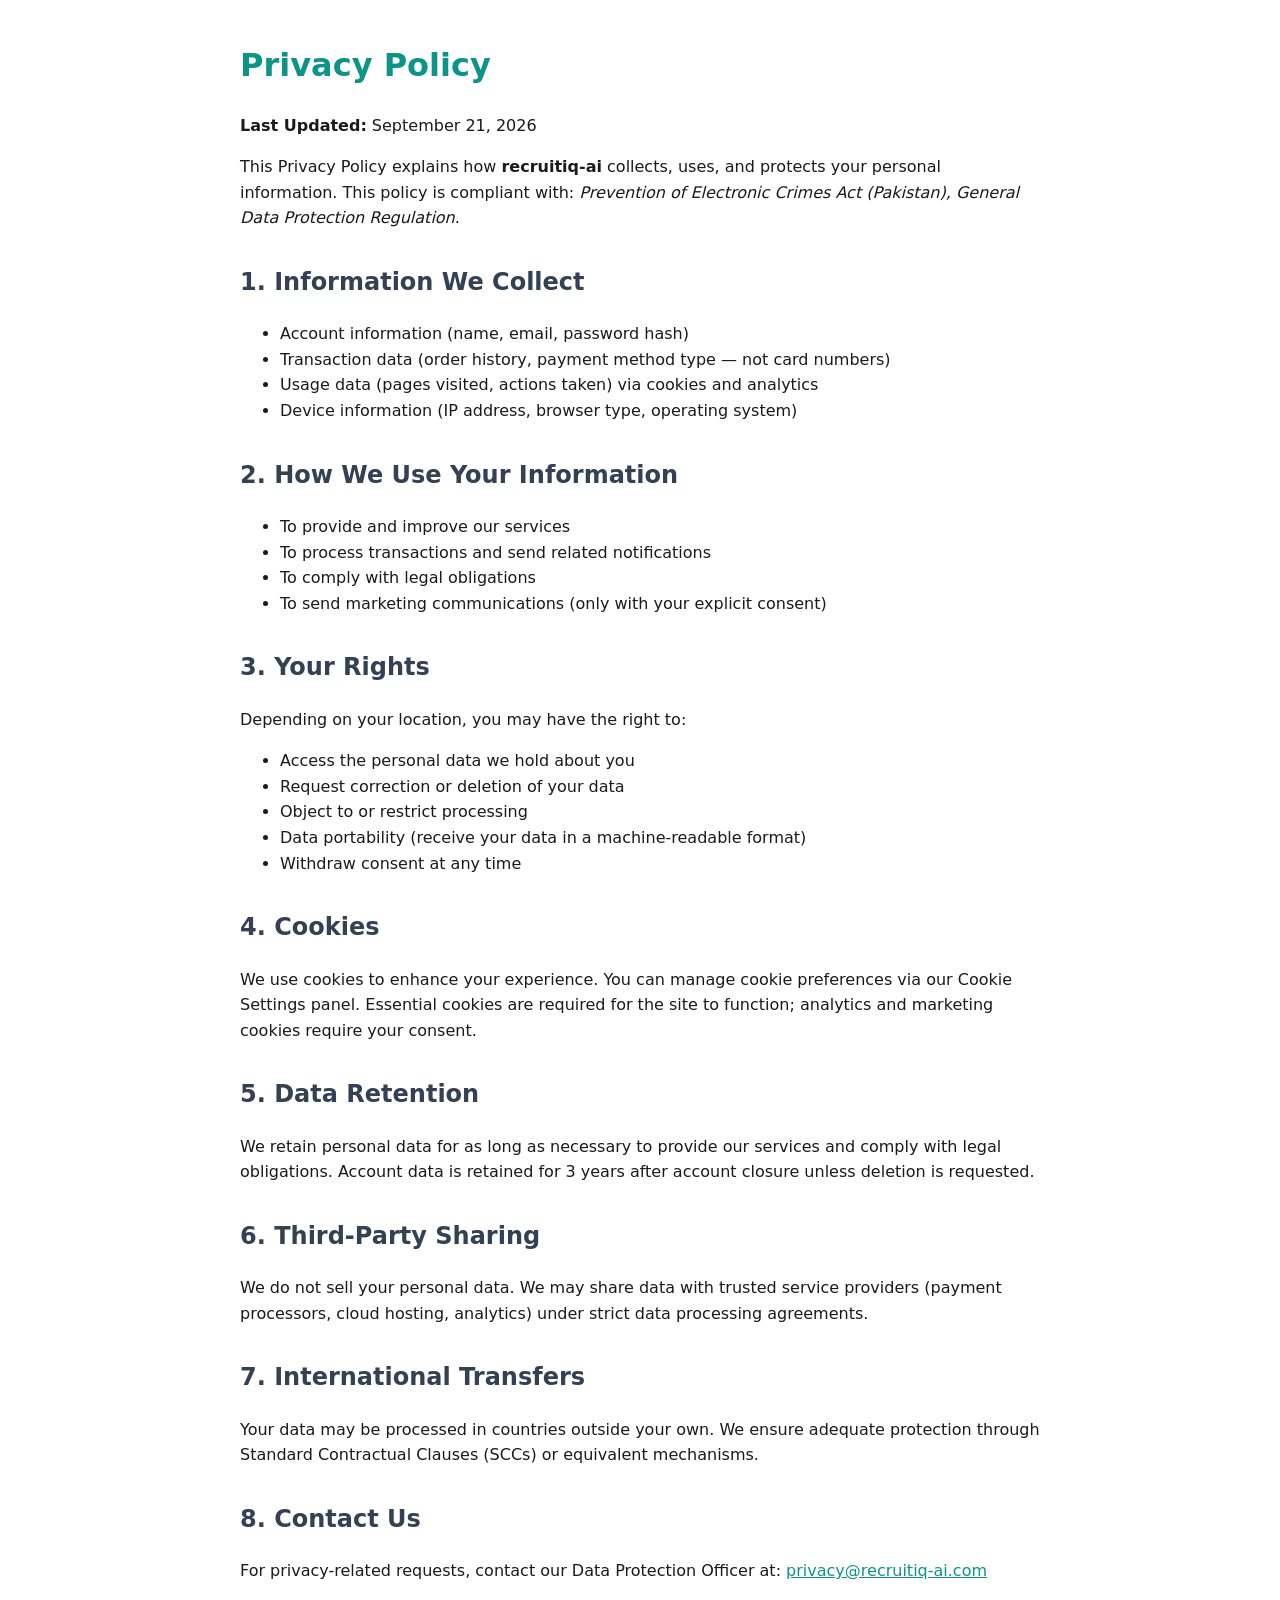
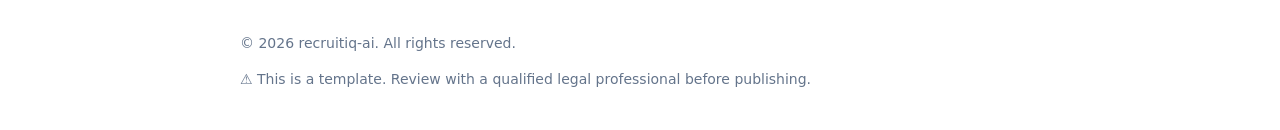
<file: privacy-policy.html>
<!doctype html>
<html lang="en">
  <head>
    <meta charset="UTF-8" />
    <meta name="viewport" content="width=device-width, initial-scale=1.0" />
    <title>Privacy Policy — recruitiq-ai</title>
    <style>
      body {
        font-family: system-ui, sans-serif;
        max-width: 800px;
        margin: 40px auto;
        padding: 0 20px;
        line-height: 1.6;
        color: #1a1a1a;
      }
      h1 {
        color: #0d9488;
      }
      h2 {
        color: #334155;
        margin-top: 2rem;
      }
      a {
        color: #0d9488;
      }
      footer {
        margin-top: 3rem;
        color: #64748b;
        font-size: 0.875rem;
      }
    </style>
  </head>
  <body>
    <h1>Privacy Policy</h1>
    <p><strong>Last Updated:</strong> September 21, 2026</p>
    <p>
      This Privacy Policy explains how <strong>recruitiq-ai</strong> collects, uses, and protects
      your personal information. This policy is compliant with:
      <em>Prevention of Electronic Crimes Act (Pakistan), General Data Protection Regulation</em>.
    </p>

    <h2>1. Information We Collect</h2>
    <ul>
      <li>Account information (name, email, password hash)</li>
      <li>Transaction data (order history, payment method type — not card numbers)</li>
      <li>Usage data (pages visited, actions taken) via cookies and analytics</li>
      <li>Device information (IP address, browser type, operating system)</li>
    </ul>

    <h2>2. How We Use Your Information</h2>
    <ul>
      <li>To provide and improve our services</li>
      <li>To process transactions and send related notifications</li>
      <li>To comply with legal obligations</li>
      <li>To send marketing communications (only with your explicit consent)</li>
    </ul>

    <h2>3. Your Rights</h2>
    <p>Depending on your location, you may have the right to:</p>
    <ul>
      <li>Access the personal data we hold about you</li>
      <li>Request correction or deletion of your data</li>
      <li>Object to or restrict processing</li>
      <li>Data portability (receive your data in a machine-readable format)</li>
      <li>Withdraw consent at any time</li>
    </ul>

    <h2>4. Cookies</h2>
    <p>
      We use cookies to enhance your experience. You can manage cookie preferences via our Cookie
      Settings panel. Essential cookies are required for the site to function; analytics and
      marketing cookies require your consent.
    </p>

    <h2>5. Data Retention</h2>
    <p>
      We retain personal data for as long as necessary to provide our services and comply with legal
      obligations. Account data is retained for 3 years after account closure unless deletion is
      requested.
    </p>

    <h2>6. Third-Party Sharing</h2>
    <p>
      We do not sell your personal data. We may share data with trusted service providers (payment
      processors, cloud hosting, analytics) under strict data processing agreements.
    </p>

    <h2>7. International Transfers</h2>
    <p>
      Your data may be processed in countries outside your own. We ensure adequate protection
      through Standard Contractual Clauses (SCCs) or equivalent mechanisms.
    </p>

    <h2>8. Contact Us</h2>
    <p>
      For privacy-related requests, contact our Data Protection Officer at:
      <a href="mailto:privacy@recruitiq-ai.com"> privacy@recruitiq-ai.com </a>
    </p>

    <footer>
      <p>© 2026 recruitiq-ai. All rights reserved.</p>
      <p>⚠️ This is a template. Review with a qualified legal professional before publishing.</p>
    </footer>
  </body>
</html>
</file>
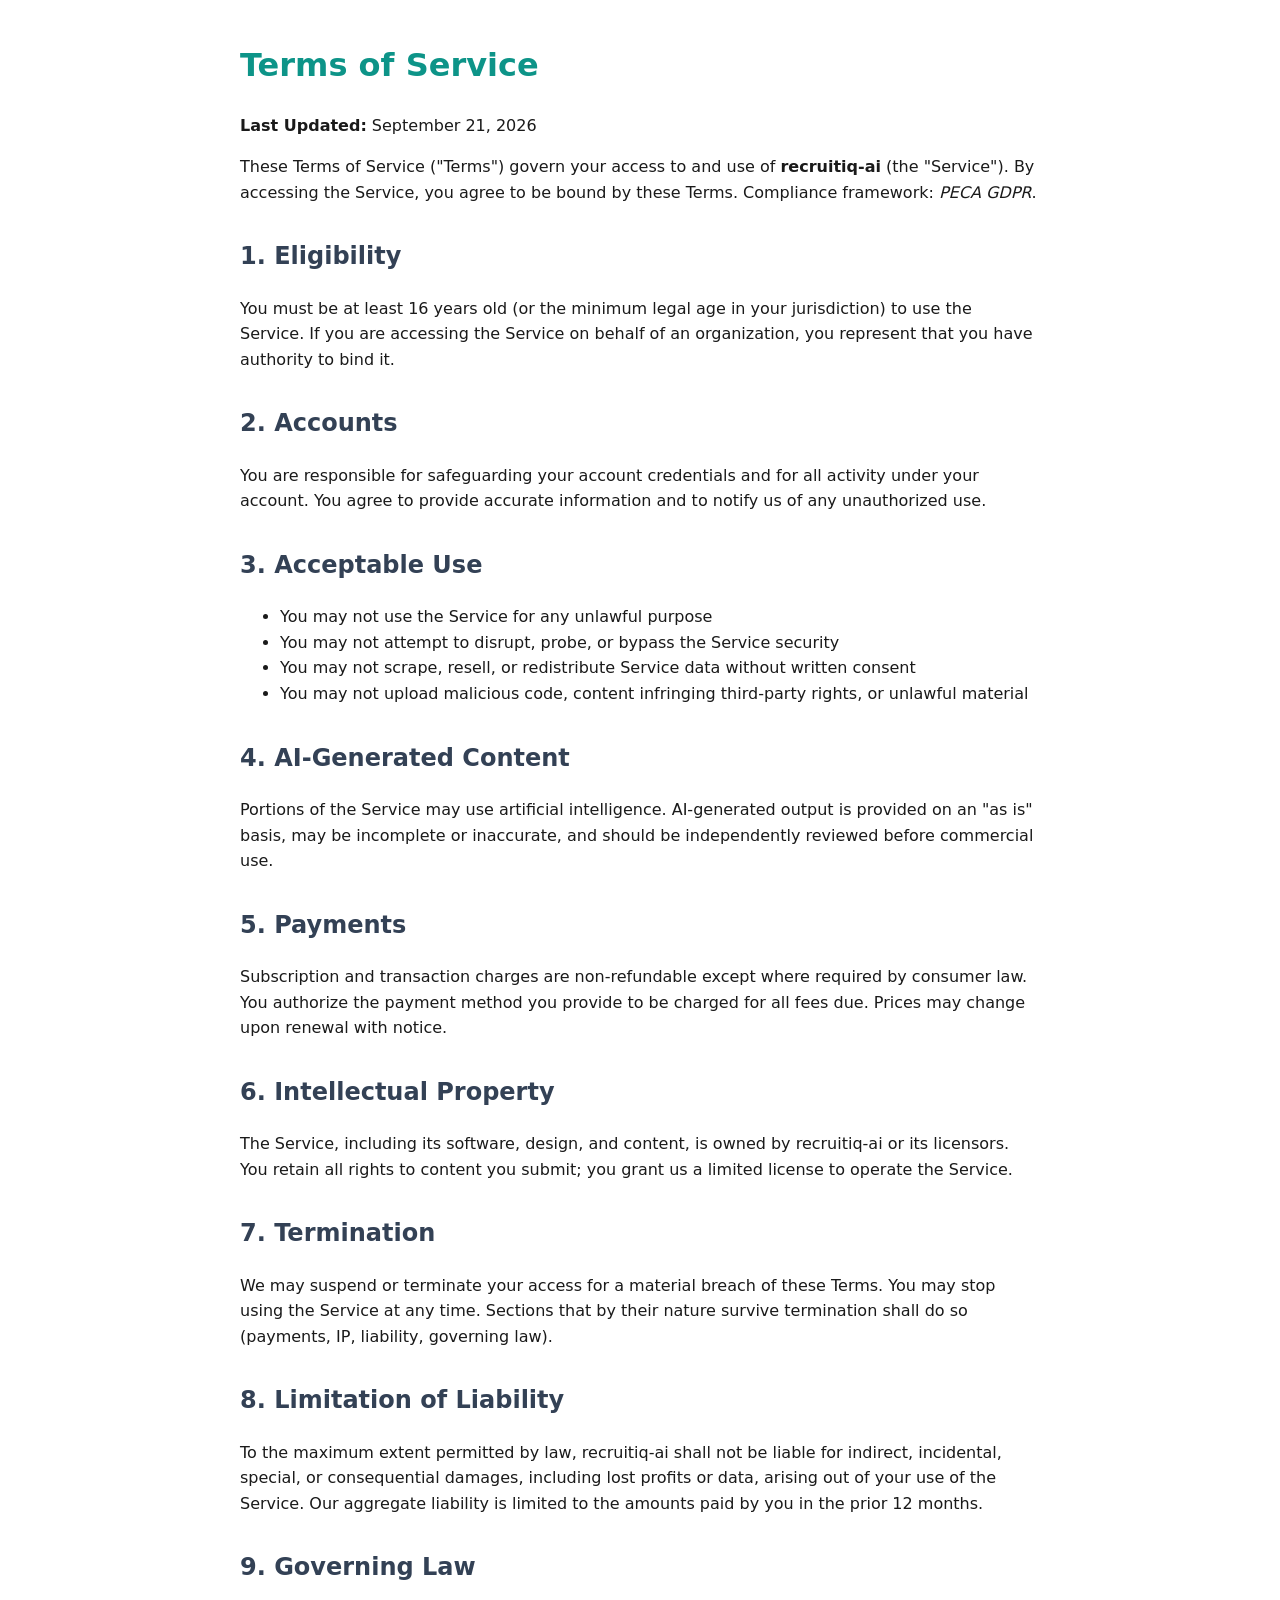
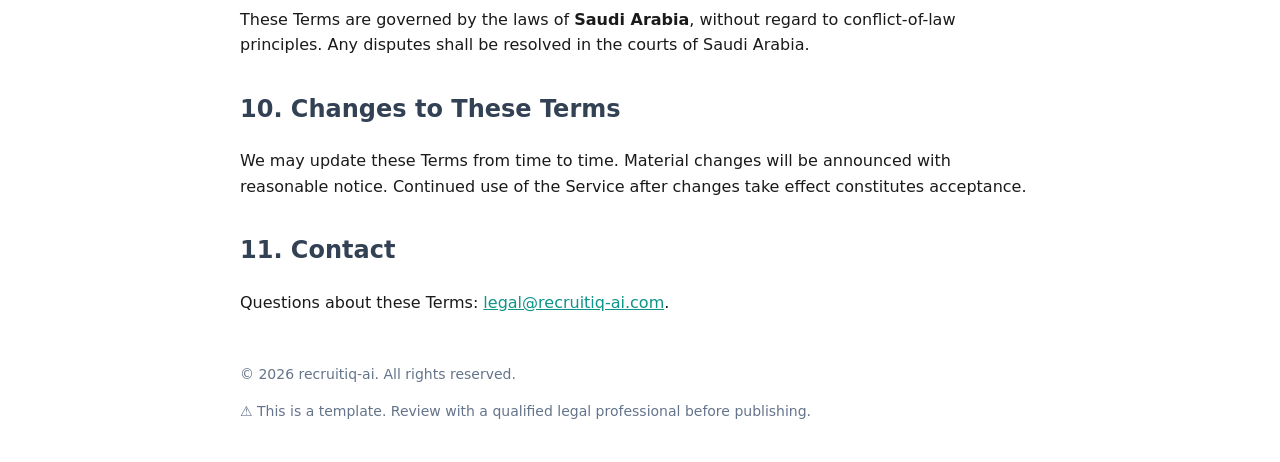
<file: terms-of-service.html>
<!doctype html>
<html lang="en">
  <head>
    <meta charset="UTF-8" />
    <meta name="viewport" content="width=device-width, initial-scale=1.0" />
    <title>Terms of Service — recruitiq-ai</title>
    <style>
      body {
        font-family: system-ui, sans-serif;
        max-width: 800px;
        margin: 40px auto;
        padding: 0 20px;
        line-height: 1.6;
        color: #1a1a1a;
      }
      h1 {
        color: #0d9488;
      }
      h2 {
        color: #334155;
        margin-top: 2rem;
      }
      a {
        color: #0d9488;
      }
      footer {
        margin-top: 3rem;
        color: #64748b;
        font-size: 0.875rem;
      }
    </style>
  </head>
  <body>
    <h1>Terms of Service</h1>
    <p><strong>Last Updated:</strong> September 21, 2026</p>
    <p>
      These Terms of Service ("Terms") govern your access to and use of
      <strong>recruitiq-ai</strong> (the "Service"). By accessing the Service, you agree to be bound
      by these Terms. Compliance framework: <em>PECA GDPR</em>.
    </p>

    <h2>1. Eligibility</h2>
    <p>
      You must be at least 16 years old (or the minimum legal age in your jurisdiction) to use the
      Service. If you are accessing the Service on behalf of an organization, you represent that you
      have authority to bind it.
    </p>

    <h2>2. Accounts</h2>
    <p>
      You are responsible for safeguarding your account credentials and for all activity under your
      account. You agree to provide accurate information and to notify us of any unauthorized use.
    </p>

    <h2>3. Acceptable Use</h2>
    <ul>
      <li>You may not use the Service for any unlawful purpose</li>
      <li>You may not attempt to disrupt, probe, or bypass the Service security</li>
      <li>You may not scrape, resell, or redistribute Service data without written consent</li>
      <li>
        You may not upload malicious code, content infringing third-party rights, or unlawful
        material
      </li>
    </ul>

    <h2>4. AI-Generated Content</h2>
    <p>
      Portions of the Service may use artificial intelligence. AI-generated output is provided on an
      "as is" basis, may be incomplete or inaccurate, and should be independently reviewed before
      commercial use.
    </p>

    <h2>5. Payments</h2>
    <p>
      Subscription and transaction charges are non-refundable except where required by consumer law.
      You authorize the payment method you provide to be charged for all fees due. Prices may change
      upon renewal with notice.
    </p>

    <h2>6. Intellectual Property</h2>
    <p>
      The Service, including its software, design, and content, is owned by recruitiq-ai or its
      licensors. You retain all rights to content you submit; you grant us a limited license to
      operate the Service.
    </p>

    <h2>7. Termination</h2>
    <p>
      We may suspend or terminate your access for a material breach of these Terms. You may stop
      using the Service at any time. Sections that by their nature survive termination shall do so
      (payments, IP, liability, governing law).
    </p>

    <h2>8. Limitation of Liability</h2>
    <p>
      To the maximum extent permitted by law, recruitiq-ai shall not be liable for indirect,
      incidental, special, or consequential damages, including lost profits or data, arising out of
      your use of the Service. Our aggregate liability is limited to the amounts paid by you in the
      prior 12 months.
    </p>

    <h2>9. Governing Law</h2>
    <p>
      These Terms are governed by the laws of <strong>Saudi Arabia</strong>, without regard to
      conflict-of-law principles. Any disputes shall be resolved in the courts of Saudi Arabia.
    </p>

    <h2>10. Changes to These Terms</h2>
    <p>
      We may update these Terms from time to time. Material changes will be announced with
      reasonable notice. Continued use of the Service after changes take effect constitutes
      acceptance.
    </p>

    <h2>11. Contact</h2>
    <p>
      Questions about these Terms:
      <a href="mailto:legal@recruitiq-ai.com">legal@recruitiq-ai.com</a>.
    </p>

    <footer>
      <p>© 2026 recruitiq-ai. All rights reserved.</p>
      <p>⚠️ This is a template. Review with a qualified legal professional before publishing.</p>
    </footer>
  </body>
</html>
</file>
